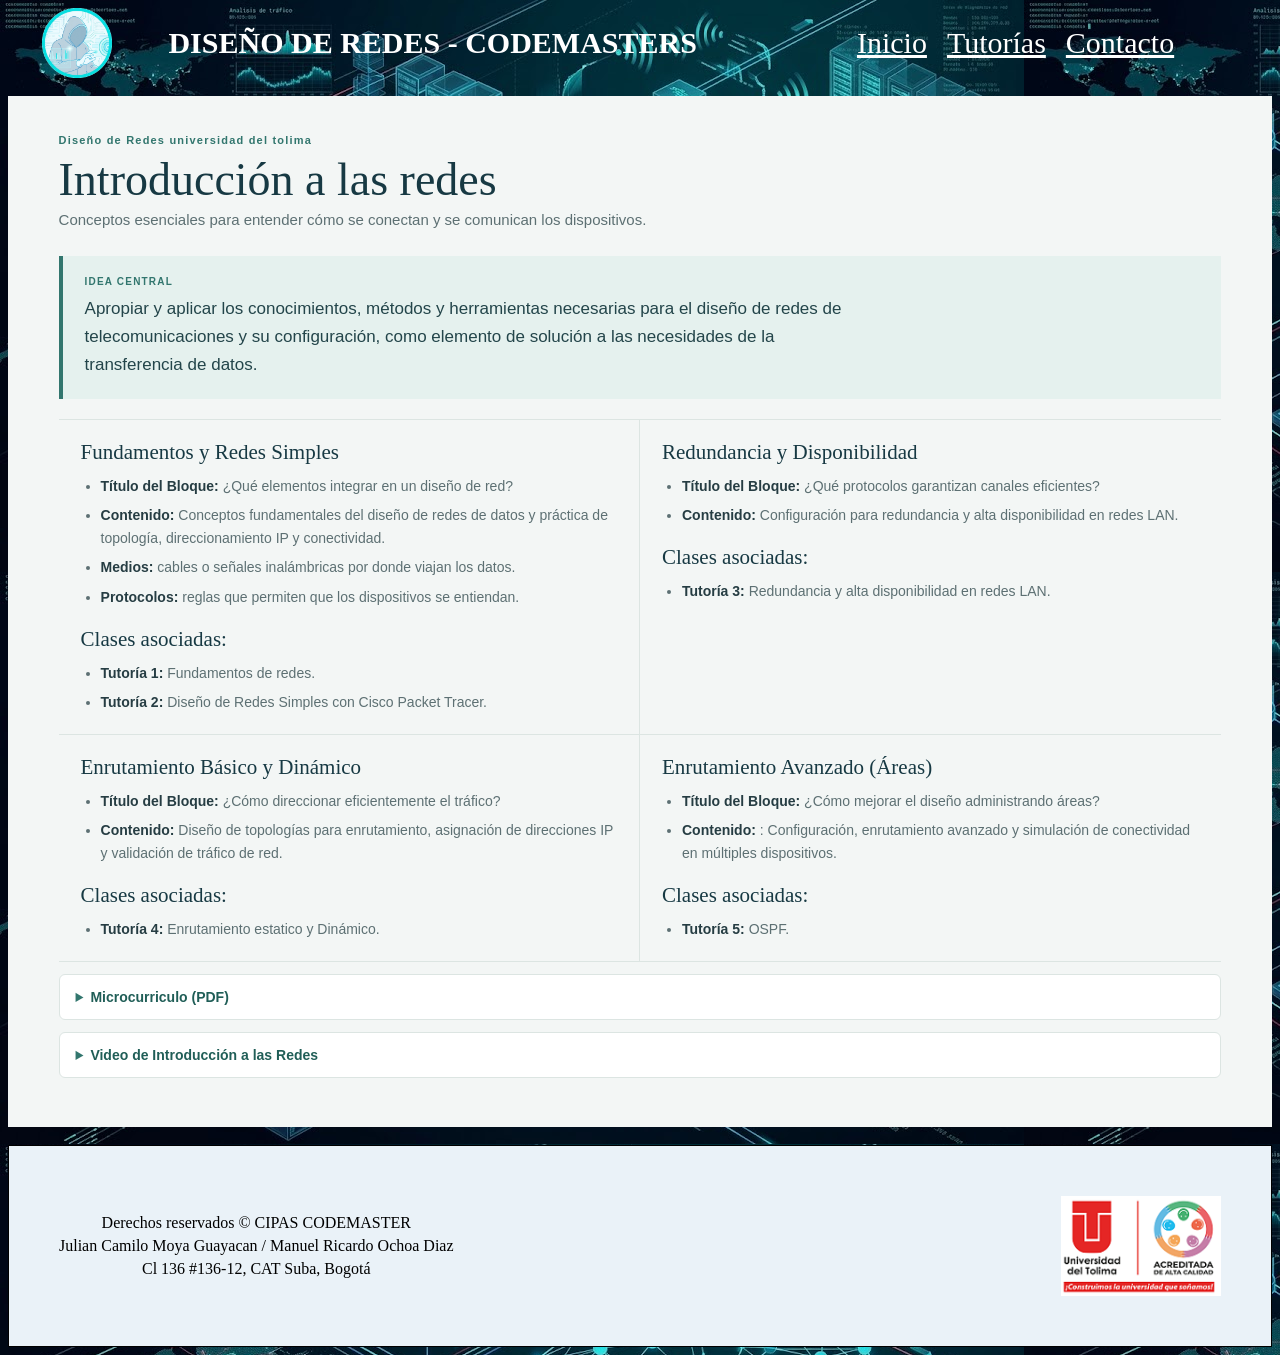
<file: index.html>
<!DOCTYPE html>
<html lang="es">
<head>
    <meta charset="UTF-8">
    <meta name="viewport" content="width=device-width, initial-scale=1.0">
    <link rel="icon" type="image/png" href="img/logo.png">
    <link rel="stylesheet" href="css/style.css">
    <title>DISEÑO DE REDES - CODEMASTERS</title>
</head>
<body>
    <section id="principal">
        <header id="encabezado">
            <div id="logo">
                <a href="index.html"><img src="img/logo.png" alt="Logo de la página"></a>
            </div>
            <div id="titulo">
                <h4>DISEÑO DE REDES - CODEMASTERS</h4>
            </div>
            <div id="barra">
                <ul>
                    <li><a href="html/queEsRedes.html" onclick="cambiarPagina('html/queEsRedes.html'); return false;">Inicio</a></li>
                    <li><a href="html/tutoria.html" onclick="cambiarPagina('html/tutoria.html'); return false;">Tutorías</a></li>
                    <li><a href="html/contactos.html" onclick="cambiarPagina('html/contactos.html'); return false;">Contacto</a></li>
                </ul>
            </div>
        </header>
        <br>
        <iframe id="pantalla" src="html/queEsRedes.html" title="Introducción a las redes de computadoras"></iframe>
            <script>
                const mainFrame = document.getElementById('pantalla');

                window.addEventListener('message', (event) => {
                    const messageType = event.data?.type;
                    if (event.source !== mainFrame.contentWindow || !['content-height', 'tutoria-height'].includes(messageType)) {
                        return;
                    }

                    const height = Number(event.data.height);
                    if (Number.isFinite(height)) {
                        mainFrame.style.height = `${Math.max(520, Math.ceil(height))}px`;
                    }
                });

                function cambiarPagina(url) {
                    mainFrame.style.height = '';
                    mainFrame.src = url;
                }
            </script>
    </section>

</body>
<br>

<footer style="display: flex; justify-content: space-between; align-items: center; padding: 50px;">
    <div>
        <p style="margin:   5px 0;">Derechos reservados &copy; CIPAS CODEMASTER</p>
        <p style="margin: 5px 0;">Julian Camilo Moya Guayacan / Manuel Ricardo Ochoa Diaz</p>
        <p style="margin: 5px 0;">Cl 136 #136-12, CAT Suba, Bogotá</p>
    </div>
    <img src="img/logoUT.png" alt="Logo de la Universidad del Tolima" width="160" height="100">
</footer>

</html>
</file>
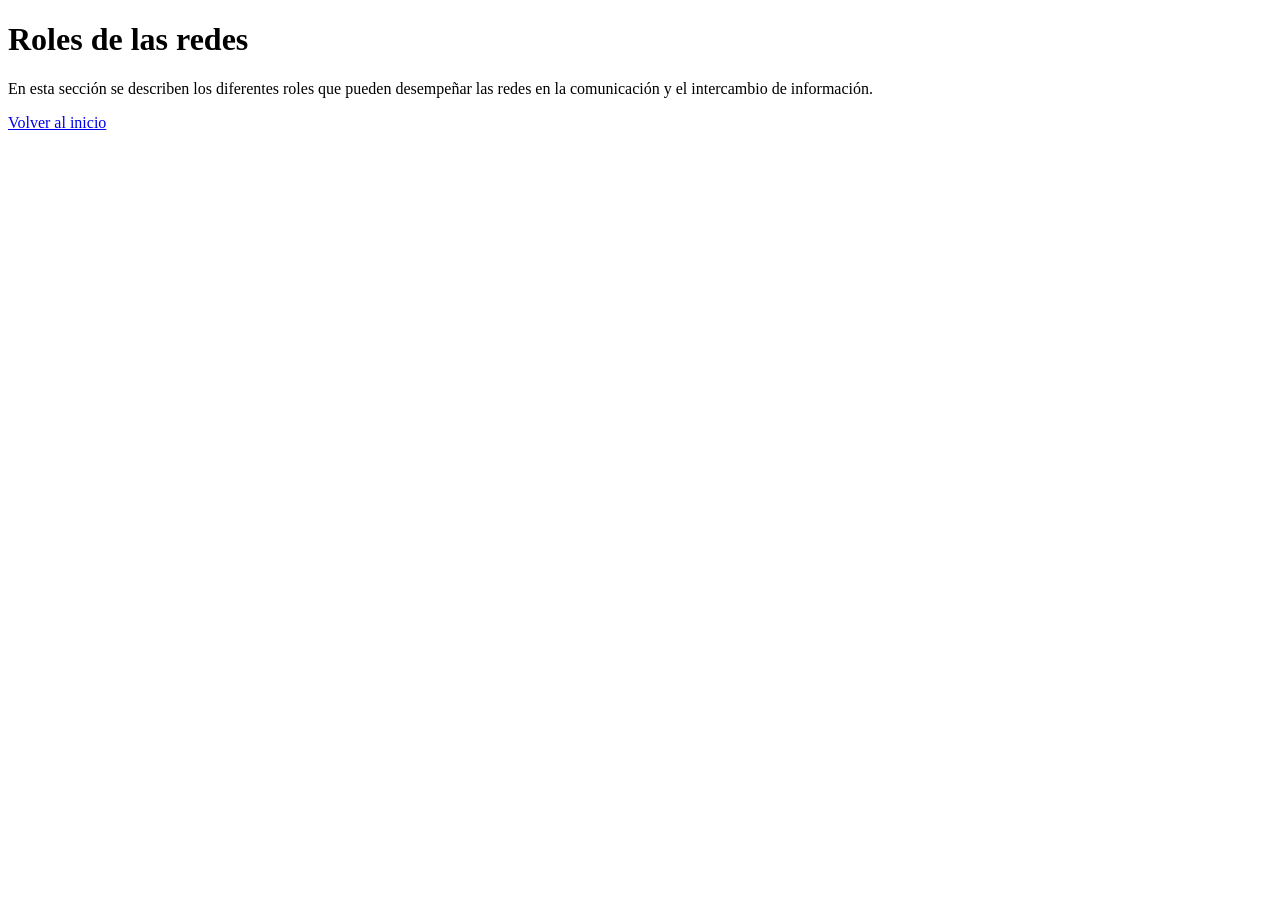
<file: redes.html>
<!DOCTYPE html>
<html lang="en">
<head>
    <meta charset="UTF-8">
    <meta name="viewport" content="width=roles, initial-scale=1.0">
    <title>Document</title>
</head>
<body>
    <h1>Roles de las redes</h1>
    <p>En esta sección se describen los diferentes roles que pueden desempeñar las redes en la comunicación y el intercambio de información.</p>
<a href="index.html">Volver al inicio</a>
</body>
</html>
</file>
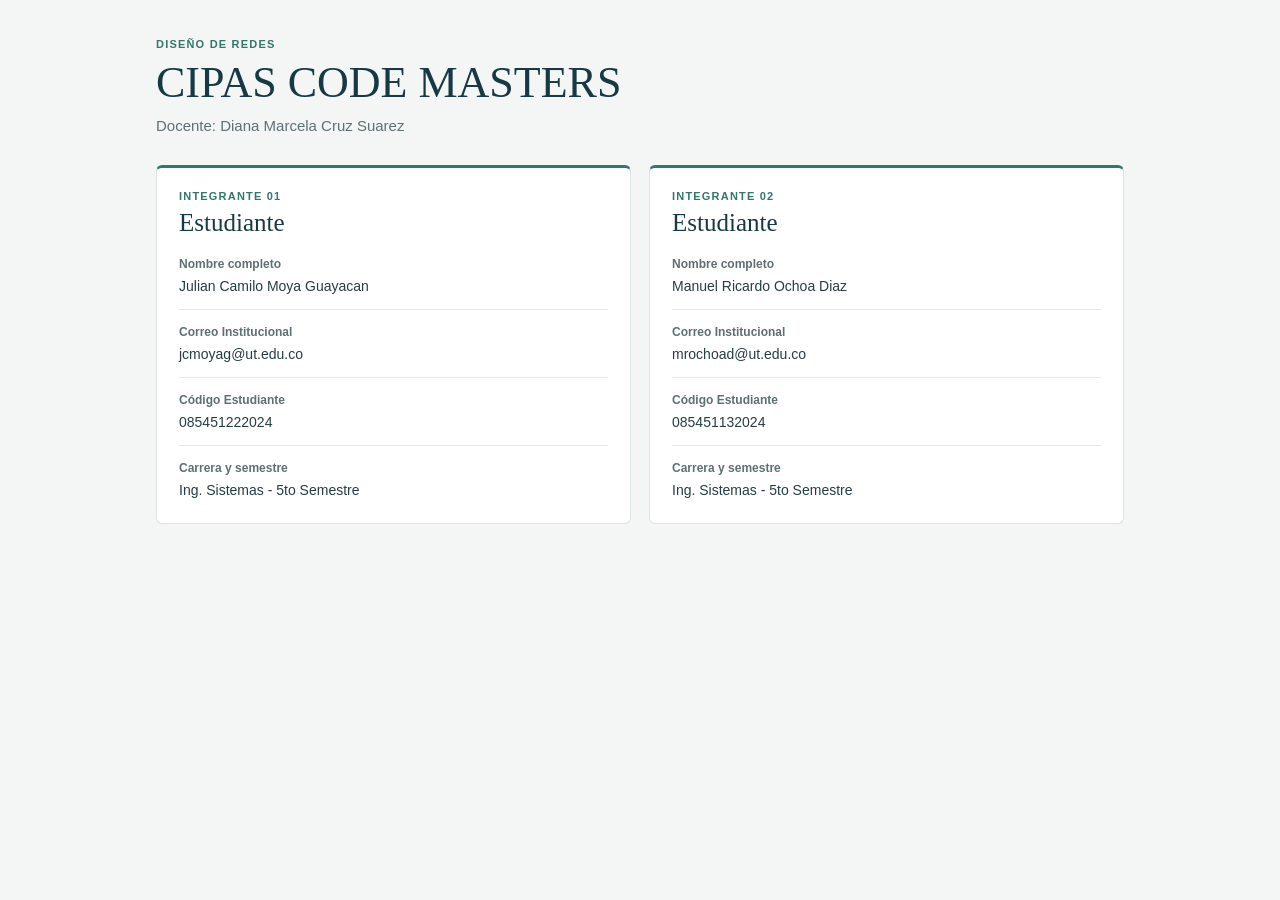
<file: html/contactos.html>
<!DOCTYPE html>
<html lang="es">
<head>
    <meta charset="UTF-8">
    <meta name="viewport" content="width=device-width, initial-scale=1.0">
    <link rel="stylesheet" href="../css/styleContactos.css">
    <script src="frameHeight.js" data-frame-type="content" defer></script>
    <title>Equipo expositor | Redes</title>
</head>
<body>
    <main class="team-page">
        <header class="page-heading">
            <p class="eyebrow">DISEÑO DE REDES</p>
            <h1>CIPAS CODE MASTERS</h1>
            <p>Docente: Diana Marcela Cruz Suarez</p>
        </header>

        <section class="student-grid" aria-label="Información de los estudiantes">
            <article class="student-card" aria-labelledby="student-one-title">
                <p class="student-index">INTEGRANTE 01</p>
                <h2 id="student-one-title">Estudiante</h2>
                <dl class="student-details">
                    <div>
                        <dt>Nombre completo</dt>
                        <dd>Julian Camilo Moya Guayacan</dd>
                    </div>
                    <div>
                        <dt>Correo Institucional</dt>
                        <dd>jcmoyag@ut.edu.co</dd>
                    </div>
                    <div>
                        <dt>Código Estudiante</dt>
                        <dd>085451222024</dd>
                    </div>
                    <div>
                        <dt>Carrera y semestre</dt>
                        <dd>Ing. Sistemas - 5to Semestre</dd>
                    </div>
                </dl>
            </article>

            <article class="student-card" aria-labelledby="student-two-title">
                <p class="student-index">INTEGRANTE 02</p>
                <h2 id="student-two-title">Estudiante</h2>
                <dl class="student-details">
                    <div>
                        <dt>Nombre completo</dt>
                        <dd>Manuel Ricardo Ochoa Diaz</dd>
                    </div>
                    <div>
                        <dt>Correo Institucional</dt>
                        <dd>mrochoad@ut.edu.co</dd>
                    </div>
                    <div>
                        <dt>Código Estudiante</dt>
                        <dd>085451132024</dd>
                    </div>
                    <div>
                        <dt>Carrera y semestre</dt>
                        <dd>Ing. Sistemas - 5to Semestre</dd>
                    </div>
                </dl>
            </article>
        </section>
    </main>
</body>
</html>
</file>
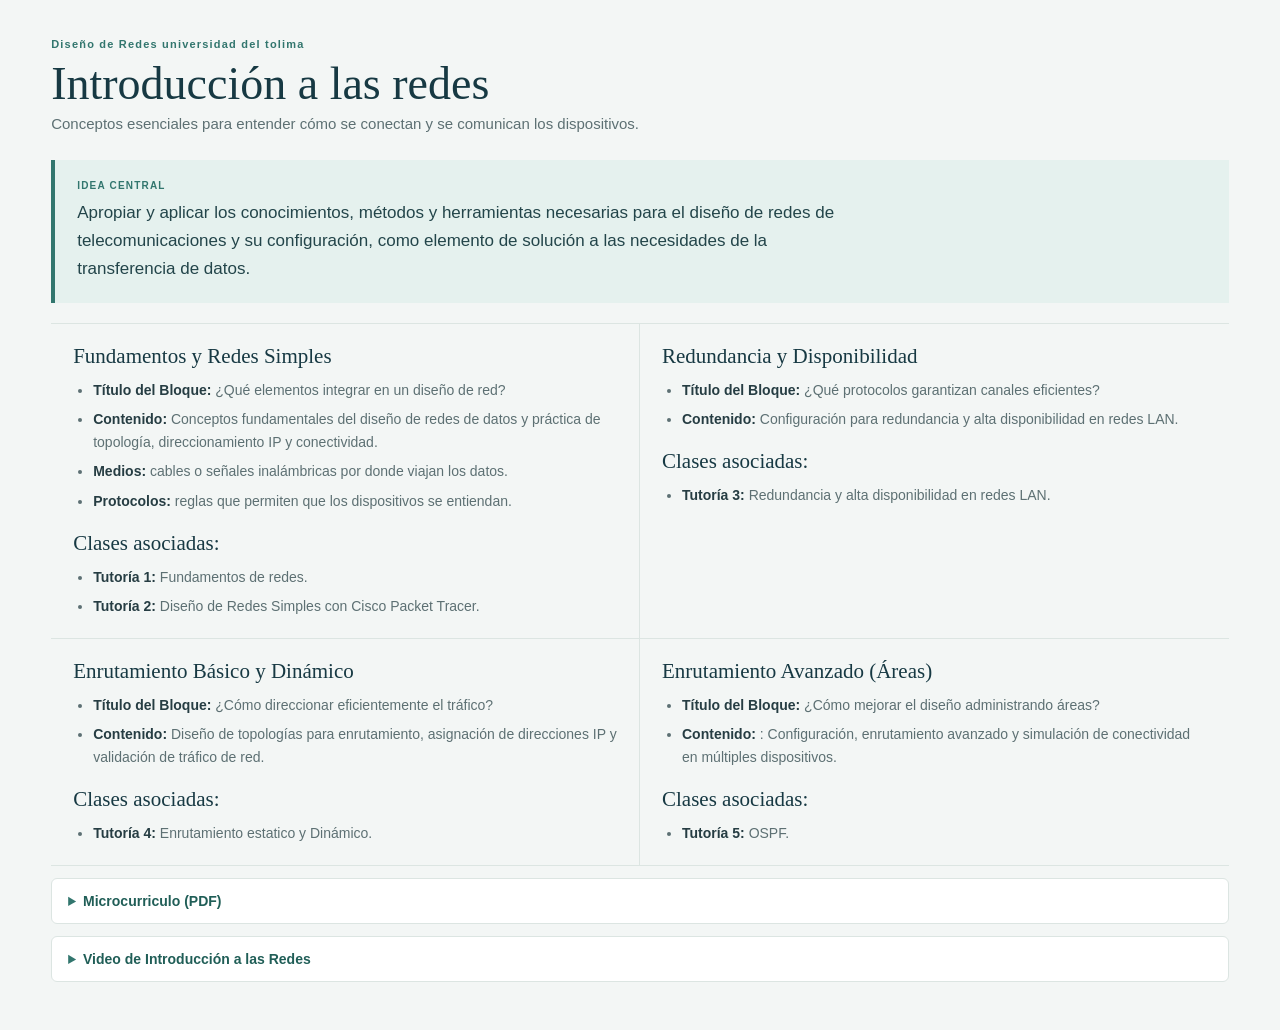
<file: html/queEsRedes.html>
<!DOCTYPE html>
<html lang="es">
<head>
    <meta charset="UTF-8">
    <meta name="viewport" content="width=device-width, initial-scale=1.0">
    <link rel="stylesheet" href="../css/styleInicio.css">
    <script src="frameHeight.js" data-frame-type="content" defer></script>
    <title>Introducción a las redes | Exposición</title>
</head>
<body>
    <main class="tutoria-page">
        <header class="page-heading">
            <p class="eyebrow">Diseño de Redes universidad del tolima</p>
            <h1>Introducción a las redes</h1>
            <p class="intro">Conceptos esenciales para entender cómo se conectan y se comunican los dispositivos.</p>
        </header>
        
        <section class="network-intro" aria-label="Introducción a las redes de computadoras">
            <div class="intro-lead">
                <p class="content-kicker">IDEA CENTRAL</p>
                <p>Apropiar y aplicar los conocimientos, métodos y herramientas necesarias para el diseño de redes de telecomunicaciones y su configuración, como elemento de solución a las necesidades de la transferencia de datos.</p>
            </div>

            <div class="intro-grid">
                <section class="intro-topic">
                    <h2>Fundamentos y Redes Simples</h2>
                    <ul>
                        <li><strong>Título del Bloque:</strong> ¿Qué elementos integrar en un diseño de red?</li>
                        <li><strong>Contenido:</strong> Conceptos fundamentales del diseño de redes de datos y práctica de topología, direccionamiento IP y conectividad.</li>
                        <li><strong>Medios:</strong> cables o señales inalámbricas por donde viajan los datos.</li>
                        <li><strong>Protocolos:</strong> reglas que permiten que los dispositivos se entiendan.</li>
                    </ul>
                    <br>
                    <h2>Clases asociadas:</h2>
                    <ul>
                        <li><strong>Tutoría 1:</strong> Fundamentos de redes.   </li>  
                        <li><strong>Tutoría 2:</strong> Diseño de Redes Simples con Cisco Packet Tracer.</li>
                    </ul>
                </section>

                <section class="intro-topic">
                    <h2>Redundancia y Disponibilidad</h2>
                    <ul>
                        <li><strong>Título del Bloque:</strong> ¿Qué protocolos garantizan canales eficientes?</li>
                        <li><strong>Contenido:</strong> Configuración para redundancia y alta disponibilidad en redes LAN.</li>
                    </ul>
                    <br>
                    <h2>Clases asociadas:</h2>
                    <ul>
                        <li><strong>Tutoría 3:</strong> Redundancia y alta disponibilidad en redes LAN.</li>
                    </ul>
                </section>

                <section class="intro-topic">
                    <h2>Enrutamiento Básico y Dinámico</h2>
                    <ul>
                        <li><strong>Título del Bloque:</strong> ¿Cómo direccionar eficientemente el tráfico?</li>
                        <li><strong>Contenido:</strong> Diseño de topologías para enrutamiento, asignación de direcciones IP y validación de tráfico de red.</li>
                    </ul>
                    <br>
                    <h2>Clases asociadas:</h2>
                    <ul>
                        <li><strong>Tutoría 4:</strong> Enrutamiento estatico y Dinámico.</li>
                    </ul>
                </section>
                <section class="intro-topic">
                    <h2>Enrutamiento Avanzado (Áreas)</h2>
                    <ul>
                        <li><strong>Título del Bloque:</strong> ¿Cómo mejorar el diseño administrando áreas?</li>
                        <li><strong>Contenido:</strong> : Configuración, enrutamiento avanzado y simulación de conectividad en múltiples dispositivos.</li>
                    </ul>
                    <br>
                    <h2>Clases asociadas:</h2>
                    <ul>
                        <li><strong>Tutoría 5:</strong> OSPF.</li>
                    </ul>
                </section>
            </div>
        </section>
        <details class="class-resource">
            <summary>Microcurriculo (PDF)</summary>
            <div class="class-resource-content">
                <iframe class="class-pdf" src="../pdf/microcurriculo.pdf" title="Microcurriculo"></iframe>
            </div>
        </details>
        <details class="class-resource">
            <summary>Video de Introducción a las Redes</summary>
            <video class="class-video" controls preload="metadata" style="width: 100%; height: 450px; background: #000; display: block; border-radius: 8px; object-fit: contain;">
                <source src="../vid/introduccion/IntroduccionRedes.mp4" type="video/mp4">
                    Tu navegador no soporta la reproducción de videos.
            </video>
        </details>
    </main>
</body>
</html>
</file>
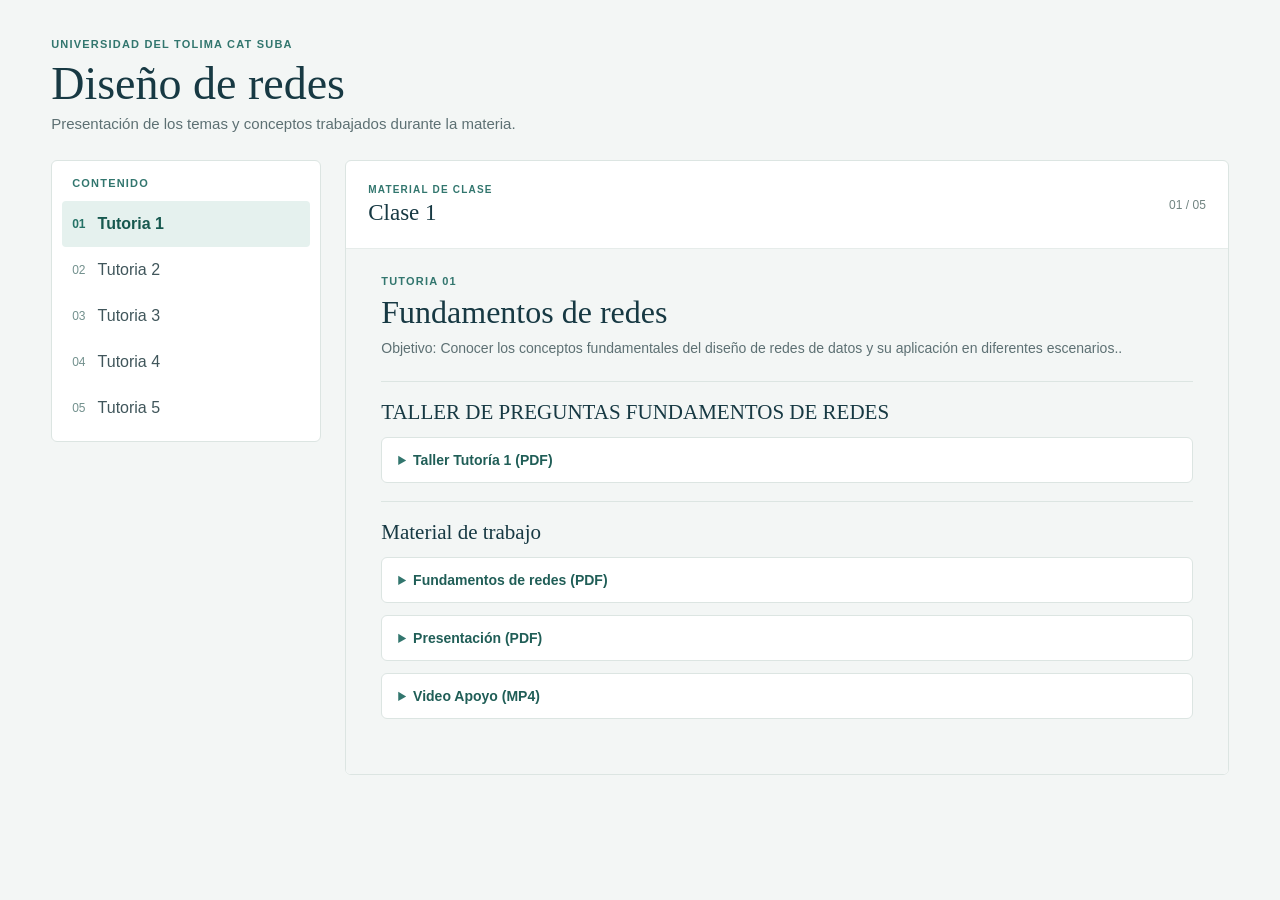
<file: html/tutoria.html>
<!DOCTYPE html>
<html lang="es">
<head>
    <meta charset="UTF-8">
    <meta name="viewport" content="width=device-width, initial-scale=1.0">
    <link rel="stylesheet" href="../css/styleInicio.css">
    <script src="frameHeight.js" data-frame-type="tutoria" defer></script>
    <title>Redes de computadoras</title>
</head>
<body>
    <main class="tutoria-page">
        <header class="page-heading">
            <p class="eyebrow">UNIVERSIDAD DEL TOLIMA CAT SUBA</p>
            <h1>Diseño de redes</h1>
            <p class="intro">Presentación de los temas y conceptos trabajados durante la materia.</p>
        </header>

        <section class="lesson-layout" aria-label="Contenido de las clases">
            <nav class="lesson-nav" aria-label="Seleccionar clase">
                <p class="nav-title">CONTENIDO</p>
                <button class="lesson-button" type="button" data-lesson="1" data-src="temasVistos/clase1.html" aria-current="page">
                    <span class="lesson-number">01</span><span>Tutoria 1</span>
                </button>
                <button class="lesson-button" type="button" data-lesson="2" data-src="temasVistos/clase2.html">
                    <span class="lesson-number">02</span><span>Tutoria 2</span>
                </button>
                <button class="lesson-button" type="button" data-lesson="3" data-src="temasVistos/clase3.html">
                    <span class="lesson-number">03</span><span>Tutoria 3</span>
                </button>
                <button class="lesson-button" type="button" data-lesson="4" data-src="temasVistos/clase4.html">
                    <span class="lesson-number">04</span><span>Tutoria 4</span>
                </button>
                <button class="lesson-button" type="button" data-lesson="5" data-src="temasVistos/clase5.html">
                    <span class="lesson-number">05</span><span>Tutoria 5</span>
                </button>
            </nav>

            <section class="lesson-content" aria-label="Clase seleccionada">
                <div class="content-heading">
                    <div>
                        <p class="content-kicker">MATERIAL DE CLASE</p>
                        <h2 id="lesson-title">Clase 1</h2>
                    </div>
                    <span class="lesson-count" id="lesson-count">01 / 05</span>
                </div>
                <iframe id="lesson-frame" src="temasVistos/clase1.html" title="Contenido de la Clase 1"></iframe>
            </section>
        </section>
    </main>

    <script>
        const lessonButtons = document.querySelectorAll('.lesson-button');
        const lessonFrame = document.getElementById('lesson-frame');
        const lessonTitle = document.getElementById('lesson-title');
        const lessonCount = document.getElementById('lesson-count');

        lessonButtons.forEach((button) => {
            button.addEventListener('click', () => {
                const lesson = button.dataset.lesson;
                lessonFrame.src = button.dataset.src;
                lessonFrame.title = `Contenido de la Clase ${lesson}`;
                lessonTitle.textContent = `Clase ${lesson}`;
                lessonCount.textContent = `${lesson.padStart(2, '0')} / 05`;

                lessonButtons.forEach((item) => item.removeAttribute('aria-current'));
                button.setAttribute('aria-current', 'page');
            });
        });
    </script>
</body>
</html>
</file>
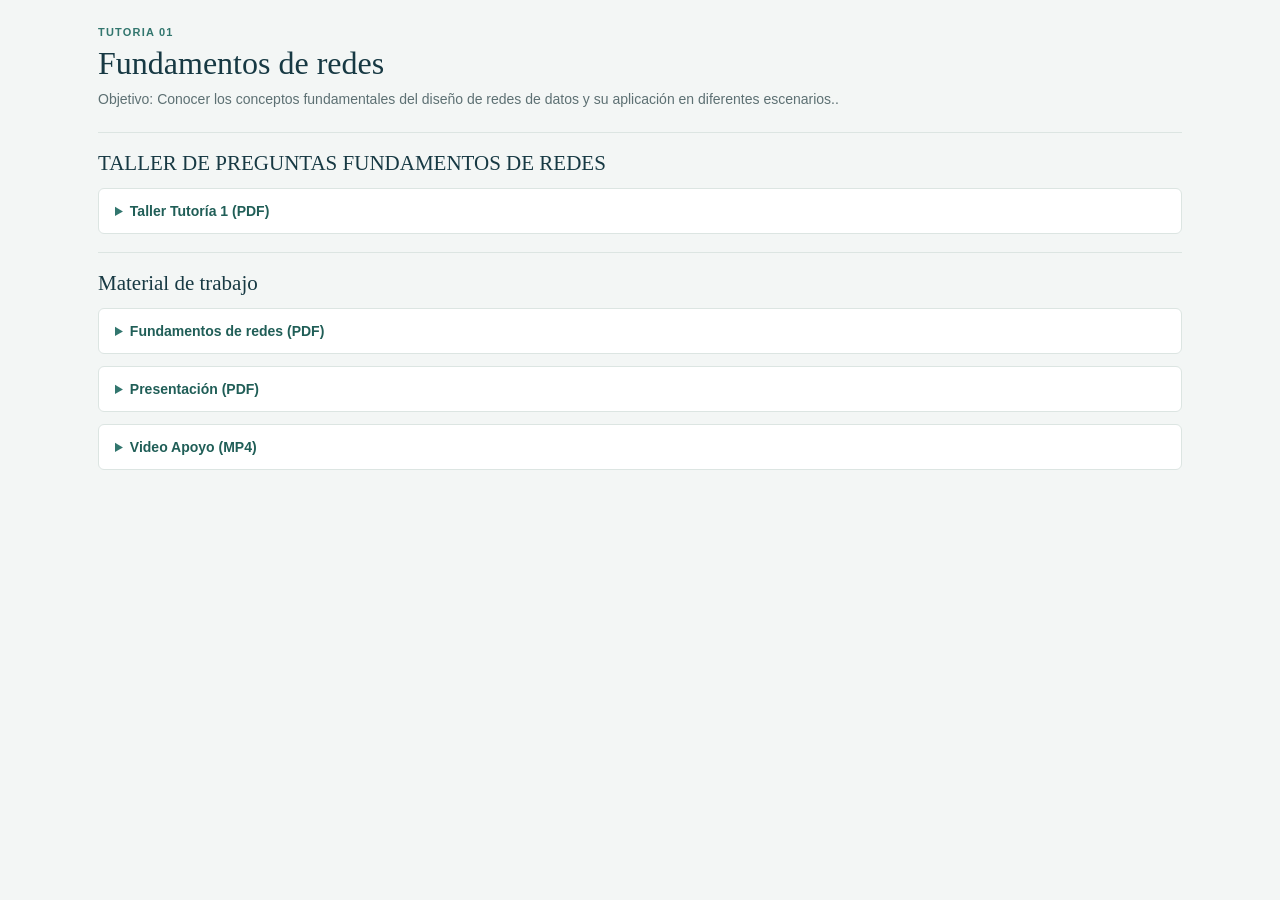
<file: html/temasVistos/clase1.html>
<!DOCTYPE html>
<html lang="es">
<head>
    <meta charset="UTF-8">
    <meta name="viewport" content="width=device-width, initial-scale=1.0">
    <link rel="stylesheet" href="../../css/styleInicio.css">
    <script src="../frameHeight.js" data-frame-type="class" defer></script>
    <title>Clase 1 | Redes</title>
</head>
<body>
    <main class="class-page">
        <header class="class-heading">
            <p class="eyebrow">TUTORIA 01</p>
            <h1>Fundamentos de redes</h1>
            <p class="class-subtitle">Objetivo: Conocer los conceptos fundamentales del diseño de redes de datos y su aplicación en diferentes escenarios..</p>
        </header>
        <section class="class-material">
            <h2>TALLER DE PREGUNTAS FUNDAMENTOS DE REDES</h2>
            <details class="class-resource">
                <summary>Taller Tutoría 1 (PDF)</summary>
                <div class="class-resource-content">
                    <iframe class="class-pdf" src="../../pdf/TallerTutoria1.pdf" title="Taller de Tutoría 2"></iframe>
                </div>
            </details>
        </section>
        
        <section class="class-material">
        <h2>Material de trabajo</h2>
        <details class="class-resource">
            <summary>Fundamentos de redes (PDF)</summary>
            <div class="class-resource-content">
                <iframe class="class-pdf" src="../../pdf/tutoria1/fundamentosRedes.pdf" title="fundamentos de redes"></iframe>
            </div>
        </details>
        <details class="class-resource">
            <summary>Presentación (PDF)</summary>
            <div class="class-resource-content">
                <iframe class="class-pdf" src="../../pdf/tutoria1/presentacion1.pdf" title="Presentación de la tutoria 1"></iframe>
            </div>
        </details>
        <details class="class-resource">
            <summary>Video Apoyo (MP4)</summary>
            <div class="class-resource-content">
                <video class="class-video" controls preload="metadata" style="width: 100%; height: 450px; background: #000; display: block; border-radius: 8px; object-fit: contain;">
                    <source src="../../vid/tutoria1/ComponentesRed.mp4" type="video/mp4">
                    Tu navegador no soporta la reproducción de videos.
                </video>
            </div>
        </details>
    </section>
    </main>
</body>
</html>
</file>
<file: css/style.css>
body {
    background-color: white;
    background-image: url(../img/fondo.png);
}

/*================================================================================================*/
#principal {
    padding: 0px;
    max-width: 100%;
    
}
/*________________________________________________________________________________________________*/

/*________________________________________________________________________________________________*/
#encabezado {   
    padding: 0px;
    font-size: 30px;
    display: flex;  
    /* centrar el contenido de un display: flex*/
    /*border: 2px white solid;*/
    gap: 10px;
    height: 20%;
    width: 100%;
}
#logo{
    flex: 1; /* Proporción de tamaño 1 */
    display: flex;
    justify-content: center;
    align-items: center;
}
#titulo{
    flex: 4; /* Proporción de tamaño 4 */
    display: flex;
    justify-content: center;
    align-items: center;
}
#logo img{
        width: 70px;
        height: 70px;
        display: flex;
        flex-direction: row;
}
#encabezado h4 {
    /* quita la mergen den esel titulo */
    color: white;
    margin: 10px;
    
}
#barra {
    display: flex;
    justify-content: center;
    flex-direction: column;
    flex: 4; /* Proporción de tamaño 4 */
    margin: 0px; 
                
}
#barra ul {
    /* quita los puntos de la lista */
    list-style: none;
    display: flex;
    justify-content: center;
    gap: 20px;
    margin: 0px;
    
}
#barra a{   
    color: white;
}

/*=================================================================================================*/

#separador {
    padding-bottom: 10px;
}

/*=================================================================================================*/

#contenido_principal {
    display: flex;
    justify-content: space-between;
    gap: 20px;
    margin: 0px;
}
#izq{
    flex: 1;
    padding: 10px;
    border: 1px black solid;
    background-color: #EAF2F8;
}
#cont{
    flex: 4;
    padding: 10px;
    border: 1px black solid;
    background-color: #EAF2F8;
}
iframe {
    width: 100%;
    height: 80vh; /* 80vh significa el 80% del alto total de la pantalla */
    border: none;
}
footer {
    background-color: #EAF2F8;
    padding: 10px;
    text-align: center;
    border: 1px black solid;
}

/* Reemplazo de los estilos del iframe anterior */
#pantalla, #pantalla_tutoria {
    width: 100%;
    min-height: 80vh; /* Permite que el div crezca si hay mucho contenido */
    background-color: white; 
    border: none;
    box-sizing: border-box;
    padding: 20px; /* Un poco de espacio interno para que el texto respire */
    border-radius: 5px; /* Opcional: bordes redondeados */
}

#pantalla {
    display: block;
    height: calc(100vh - 140px);
    min-height: 520px;
    padding: 0;
    border-radius: 0;
}

@media (max-width: 860px) {
    body {
        margin: 0;
    }

    #encabezado {
        box-sizing: border-box;
        display: grid;
        grid-template-areas:
            "logo titulo"
            "barra barra";
        grid-template-columns: 56px minmax(0, 1fr);
        gap: 8px 12px;
        height: auto;
        min-height: 0;
        padding: 8px 12px;
    }

    #logo {
        grid-area: logo;
        flex: none;
    }

    #logo img {
        width: 52px;
        height: 52px;
    }

    #titulo {
        grid-area: titulo;
        min-width: 0;
        justify-content: flex-start;
        flex: none;
    }

    #encabezado h4 {
        margin: 0;
        font-size: 18px;
        line-height: 1.25;
    }

    #barra {
        grid-area: barra;
        width: 100%;
        flex: none;
    }

    #barra ul {
        display: grid;
        grid-template-columns: repeat(3, minmax(0, 1fr));
        gap: 4px;
        padding: 0;
    }

    #barra li {
        min-width: 0;
        text-align: center;
    }

    #barra a {
        display: block;
        padding: 8px 4px;
        font-size: 15px;
        text-decoration: none;
    }

    #pantalla {
        height: max(320px, calc(100vh - 190px));
        min-height: 320px;
    }

    footer {
        margin-top: 8px;
        padding: 8px;
        font-size: 12px;
    }
}

@media (max-width: 360px) {
    #encabezado {
        grid-template-columns: 48px minmax(0, 1fr);
        gap: 8px;
        padding-right: 8px;
        padding-left: 8px;
    }

    #logo img {
        width: 46px;
        height: 46px;
    }

    #encabezado h4 {
        font-size: 16px;
    }

    #barra ul {
        gap: 2px;
    }

    #barra a {
        padding-right: 2px;
        padding-left: 2px;
        font-size: 14px;
    }
}

@media (max-width: 760px) {
    body {
        margin: 0;
    }

    #encabezado {
        display: grid;
        grid-template-areas:
            "logo titulo"
            "barra barra";
        grid-template-columns: 56px minmax(0, 1fr);
        gap: 8px 12px;
        height: auto;
        min-height: 0;
        padding: 8px 12px;
    }

    #logo {
        grid-area: logo;
        flex: none;
    }

    #logo img {
        width: 52px;
        height: 52px;
    }

    #titulo {
        grid-area: titulo;
        min-width: 0;
        justify-content: flex-start;
        flex: none;
    }

    #encabezado h4 {
        margin: 0;
        font-size: 18px;
        line-height: 1.25;
    }

    #barra {
        grid-area: barra;
        width: 100%;
        flex: none;
    }

    #barra ul {
        display: grid;
        grid-template-columns: repeat(3, minmax(0, 1fr));
        gap: 4px;
        padding: 0;
    }

    #barra li {
        min-width: 0;
        text-align: center;
    }

    #barra a {
        display: block;
        padding: 8px 4px;
        font-size: 15px;
        text-decoration: none;
    }

    #pantalla {
        height: max(320px, calc(100vh - 190px));
        min-height: 320px;
    }

    footer {
        margin-top: 8px;
        padding: 8px;
        font-size: 12px;
    }
}

@media (max-width: 360px) {
    #encabezado {
        grid-template-columns: 48px minmax(0, 1fr);
        gap: 8px;
        padding-right: 8px;
        padding-left: 8px;
    }

    #logo img {
        width: 46px;
        height: 46px;
    }

    #encabezado h4 {
        font-size: 16px;
    }

    #barra ul {
        gap: 2px;
    }

    #barra a {
        padding-right: 2px;
        padding-left: 2px;
        font-size: 14px;
    }
}
</file>
<file: css/styleContactos.css>
* {
    box-sizing: border-box;
}

body {
    margin: 0;
    background: #f3f6f5;
    color: #172d35;
    font-family: "Segoe UI", Arial, sans-serif;
}

.team-page {
    max-width: 1080px;
    margin: 0 auto;
    padding: 38px clamp(18px, 5vw, 56px) 48px;
}

.page-heading {
    margin-bottom: 28px;
}

.eyebrow,
.student-index {
    margin: 0;
    color: #32766e;
    font-size: 11px;
    font-weight: 700;
    letter-spacing: 1.2px;
}

.page-heading h1 {
    margin: 7px 0 6px;
    color: #173943;
    font-family: Georgia, "Times New Roman", serif;
    font-size: clamp(32px, 5vw, 44px);
    font-weight: 500;
}

.page-heading > p:last-child {
    margin: 0;
    color: #5d7073;
    font-size: 15px;
    line-height: 1.55;
}

.student-grid {
    display: grid;
    grid-template-columns: repeat(2, minmax(0, 1fr));
    gap: 18px;
}

.student-card {
    min-width: 0;
    padding: 22px;
    border: 1px solid #dce5e2;
    border-top: 3px solid #32766e;
    border-radius: 6px;
    background: #fff;
}

.student-card h2 {
    margin: 7px 0 20px;
    color: #173943;
    font-family: Georgia, "Times New Roman", serif;
    font-size: 25px;
    font-weight: 500;
}

.student-details {
    display: grid;
    gap: 15px;
    margin: 0;
}

.student-details div {
    min-width: 0;
    padding-bottom: 12px;
    border-bottom: 1px solid #e6ecea;
}

.student-details div:last-child {
    padding-bottom: 0;
    border-bottom: 0;
}

.student-details dt {
    margin-bottom: 5px;
    color: #5d7073;
    font-size: 12px;
    font-weight: 600;
}

.student-details dd {
    margin: 0;
    color: #263d43;
    font-size: 14px;
    line-height: 1.5;
    overflow-wrap: anywhere;
}

.student-details dd.contribution {
    min-height: 42px;
    color: #748582;
}

@media (max-width: 640px) {
    .team-page {
        padding: 26px 16px 32px;
    }

    .page-heading {
        margin-bottom: 20px;
    }

    .student-grid {
        grid-template-columns: 1fr;
        gap: 14px;
    }

    .student-card {
        padding: 18px;
    }
}
</file>
<file: css/styleInicio.css>
* {
    box-sizing: border-box;
}

body {
    margin: 0;
    background: #f3f6f5;
    color: #172d35;
    font-family: "Segoe UI", Arial, sans-serif;
}

.tutoria-page {
    max-width: 1560px;
    margin: 0 auto;
    padding: 38px clamp(24px, 4vw, 64px) 48px;
}

.page-heading {
    margin-bottom: 28px;
}

.eyebrow,
.nav-title,
.content-kicker {
    margin: 0;
    color: #32766e;
    font-size: 11px;
    font-weight: 700;
    letter-spacing: 1.2px;
}

.page-heading h1 {
    margin: 7px 0 5px;
    color: #173943;
    font-family: Georgia, "Times New Roman", serif;
    font-size: clamp(32px, 5vw, 46px);
    font-weight: 500;
}

.intro {
    margin: 0;
    color: #5d7073;
    font-size: 15px;
}

.lesson-layout {
    display: grid;
    grid-template-columns: minmax(210px, 270px) minmax(0, 1fr);
    gap: 24px;
    align-items: start;
}

.lesson-nav,
.lesson-content {
    border: 1px solid #dce5e2;
    border-radius: 6px;
    background: #fff;
}

.lesson-nav {
    padding: 16px 10px 10px;
}

.nav-title {
    padding: 0 10px 12px;
}

.lesson-button {
    display: flex;
    width: 100%;
    min-height: 46px;
    align-items: center;
    gap: 12px;
    padding: 8px 10px;
    border: 0;
    border-radius: 4px;
    background: transparent;
    color: #40565b;
    cursor: pointer;
    font: inherit;
    text-align: left;
    transition: background-color 160ms ease, color 160ms ease;
}

.lesson-button:hover {
    background: #f0f6f4;
    color: #205e57;
}

.lesson-button[aria-current="page"] {
    background: #e5f1ee;
    color: #17594f;
    font-weight: 700;
}

.lesson-button:focus-visible {
    outline: 3px solid #78b9ad;
    outline-offset: 2px;
}

.lesson-number {
    color: #72908d;
    font-size: 12px;
    font-variant-numeric: tabular-nums;
}

.lesson-button[aria-current="page"] .lesson-number {
    color: #247266;
}

.lesson-content {
    min-width: 0;
    overflow: hidden;
}

.content-heading {
    display: flex;
    min-height: 88px;
    align-items: center;
    justify-content: space-between;
    gap: 16px;
    padding: 17px 22px;
    border-bottom: 1px solid #e6ecea;
}

.content-kicker {
    font-size: 10px;
}

.content-heading h2 {
    margin: 5px 0 0;
    color: #173943;
    font-family: Georgia, "Times New Roman", serif;
    font-size: 23px;
    font-weight: 500;
}

.lesson-count {
    color: #718481;
    font-size: 12px;
    font-variant-numeric: tabular-nums;
}

.lesson-content iframe {
    display: block;
    width: 100%;
    height: min(700px, calc(100vh - 120px));
    min-height: 520px;
    border: 0;
    background: #fff;
}

.network-intro {
    color: #40565b;
}

.intro-lead {
    padding: 20px 22px;
    border-left: 4px solid #32766e;
    background: #e5f1ee;
}

.intro-lead > p:last-child {
    max-width: 760px;
    margin: 8px 0 0;
    color: #23454a;
    font-size: 17px;
    line-height: 1.65;
}

.intro-grid {
    display: grid;
    grid-template-columns: repeat(2, minmax(0, 1fr));
    margin-top: 20px;
    border-top: 1px solid #dce5e2;
}

.intro-topic {
    min-width: 0;
    padding: 20px 22px;
    border-bottom: 1px solid #dce5e2;
}

.intro-topic:nth-child(odd) {
    border-right: 1px solid #dce5e2;
}

.intro-topic h2 {
    margin: 0 0 10px;
    color: #173943;
    font-family: Georgia, "Times New Roman", serif;
    font-size: 21px;
    font-weight: 500;
}

.intro-topic p,
.intro-topic ul {
    margin: 0;
    color: #5d7073;
    font-size: 14px;
    line-height: 1.65;
}

.intro-topic ul {
    padding-left: 20px;
}

.intro-topic li + li {
    margin-top: 6px;
}

.intro-topic strong {
    color: #263d43;
}

.class-page {
    max-width: 1180px;
    margin: 0 auto;
    padding: 26px clamp(18px, 4vw, 48px) 36px;
    color: #40565b;
}

.class-heading {
    margin-bottom: 22px;
}

.class-heading h1 {
    margin: 7px 0 6px;
    color: #173943;
    font-family: Georgia, "Times New Roman", serif;
    font-size: 32px;
    font-weight: 500;
}

.class-subtitle {
    margin: 0;
    color: #5d7073;
    font-size: 14px;
    line-height: 1.6;
}

.class-material,
.class-placeholder,
.class-notes {
    padding: 18px 0;
    border-top: 1px solid #dce5e2;
}

.class-material h2,
.class-placeholder h2,
.class-notes h2 {
    margin: 0 0 10px;
    color: #173943;
    font-family: Georgia, "Times New Roman", serif;
    font-size: 21px;
    font-weight: 500;
}

.class-pdf {
    display: block;
    width: 100%;
    height: min(560px, 75vh);
    min-height: 360px;
    border: 0;
    background: #fff;
}

.class-resource {
    margin-top: 12px;
    overflow: hidden;
    border: 1px solid #dce5e2;
    border-radius: 6px;
    background: #fff;
}

.class-resource summary {
    padding: 14px 16px;
    color: #205e57;
    cursor: pointer;
    font-size: 14px;
    font-weight: 700;
}

.class-resource summary::marker {
    color: #32766e;
}

.class-resource[open] summary {
    border-bottom: 1px solid #e6ecea;
}

.class-resource-content {
    padding: 12px;
}

.class-resource-content > p {
    margin: 0;
    color: #5d7073;
    font-size: 14px;
    line-height: 1.6;
}

.class-resource-content .class-pdf {
    height: min(560px, 70vh);
    min-height: 360px;
}

.class-placeholder p,
.class-notes p,
.class-notes ol {
    margin: 0;
    color: #5d7073;
    font-size: 14px;
    line-height: 1.65;
}

.class-notes ol {
    padding-left: 22px;
}

.class-notes li + li {
    margin-top: 5px;
}

.exercise-section {
    padding: 0;
    border-top: 1px solid #dce5e2;
}

.exercise-heading {
    position: relative;
    display: block;
    margin-bottom: 0;
    padding: 18px 32px 18px 0;
    cursor: pointer;
    list-style: none;
}

.exercise-heading::-webkit-details-marker {
    display: none;
}

.exercise-heading::after {
    position: absolute;
    top: 28px;
    right: 8px;
    color: #32766e;
    content: "+";
    font-size: 22px;
    line-height: 1;
}

.exercise-section[open] > .exercise-heading {
    padding-bottom: 14px;
}

.exercise-section[open] > .exercise-heading::after {
    content: "−";
}

.exercise-heading:focus-visible {
    outline: 3px solid #78b9ad;
    outline-offset: -2px;
}

.exercise-heading h2 {
    margin: 6px 0;
    color: #173943;
    font-family: Georgia, "Times New Roman", serif;
    font-size: 23px;
    font-weight: 500;
}

.exercise-photo-count {
    position: absolute;
    top: 30px;
    right: 34px;
    color: #718481;
    font-size: 12px;
}

.exercise-description {
    margin: 0 0 14px;
    color: #5d7073;
    font-size: 14px;
    line-height: 1.6;
}

.exercise-gallery {
    display: grid;
    grid-template-columns: repeat(auto-fill, minmax(190px, 1fr));
    gap: 14px;
    padding-bottom: 24px;
}

.exercise-image {
    display: flex;
    min-width: 0;
    flex-direction: column;
    padding: 0;
    overflow: hidden;
    border: 1px solid #dce5e2;
    border-radius: 6px;
    background: #fff;
    color: #205e57;
    cursor: zoom-in;
    font: inherit;
    text-align: left;
}

.exercise-image:focus-visible,
.image-dialog-close:focus-visible {
    outline: 3px solid #78b9ad;
    outline-offset: 3px;
}

.exercise-image img {
    display: block;
    width: 100%;
    aspect-ratio: 16 / 10;
    object-fit: cover;
    background: #e9efed;
    transition: transform 180ms ease;
}

.exercise-image:hover img {
    transform: scale(1.025);
}

.exercise-image span {
    padding: 10px 12px;
    font-size: 13px;
    font-weight: 600;
}

.image-dialog {
    position: fixed;
    width: min(1100px, calc(100vw - 32px));
    max-width: none;
    max-height: calc(100vh - 32px);
    padding: 0;
    overflow: hidden;
    border: 1px solid #dce5e2;
    border-radius: 6px;
    background: #fff;
    color: #173943;
}

.image-dialog::backdrop {
    background: rgb(12 27 31 / 78%);
}

.image-dialog-heading {
    display: flex;
    min-height: 54px;
    align-items: center;
    justify-content: space-between;
    gap: 16px;
    padding: 10px 16px;
}

.image-dialog-heading p {
    margin: 0;
    font-size: 14px;
    font-weight: 600;
}

.image-dialog-close {
    min-height: 36px;
    padding: 6px 12px;
    border: 1px solid #dce5e2;
    border-radius: 4px;
    background: #fff;
    color: #205e57;
    cursor: pointer;
    font: inherit;
}

.image-dialog > img {
    display: block;
    width: 100%;
    max-height: calc(100vh - 96px);
    object-fit: contain;
    background: #14262b;
}

@media (max-width: 640px) {
    .tutoria-page {
        padding: 26px 16px 32px;
    }

    .page-heading {
        margin-bottom: 20px;
    }

    .lesson-layout {
        grid-template-columns: 1fr;
        gap: 14px;
    }

    .lesson-nav {
        display: grid;
        grid-template-columns: repeat(2, minmax(0, 1fr));
        gap: 4px;
    }

    .nav-title {
        grid-column: 1 / -1;
        padding-bottom: 6px;
    }

    .lesson-button {
        min-height: 42px;
        gap: 8px;
        padding: 7px;
        font-size: 14px;
    }

    .content-heading {
        min-height: 78px;
        padding: 14px 16px;
    }

    .lesson-content iframe {
        height: min(700px, calc(100vh - 120px));
        min-height: 520px;
    }

    .intro-lead {
        padding: 17px;
    }

    .intro-lead > p:last-child {
        font-size: 15px;
    }

    .intro-grid {
        grid-template-columns: 1fr;
        margin-top: 12px;
    }

    .intro-topic {
        padding: 17px 4px;
    }

    .intro-topic:nth-child(odd) {
        border-right: 0;
    }

    .class-page {
        padding: 22px 16px 28px;
    }

    .class-heading h1 {
        font-size: 28px;
    }

    .class-pdf {
        height: min(560px, 70vh);
        min-height: 320px;
    }

    .class-resource-content {
        padding: 8px;
    }

    .class-resource-content .class-pdf {
        height: min(520px, 65vh);
        min-height: 300px;
    }

    .exercise-gallery {
        grid-template-columns: repeat(auto-fill, minmax(145px, 1fr));
        gap: 10px;
    }

    .exercise-image span {
        padding: 8px;
        font-size: 12px;
    }

    .image-dialog {
        width: calc(100vw - 20px);
        max-height: calc(100vh - 20px);
    }

    .image-dialog > img {
        max-height: calc(100vh - 84px);
    }
}
</file>
